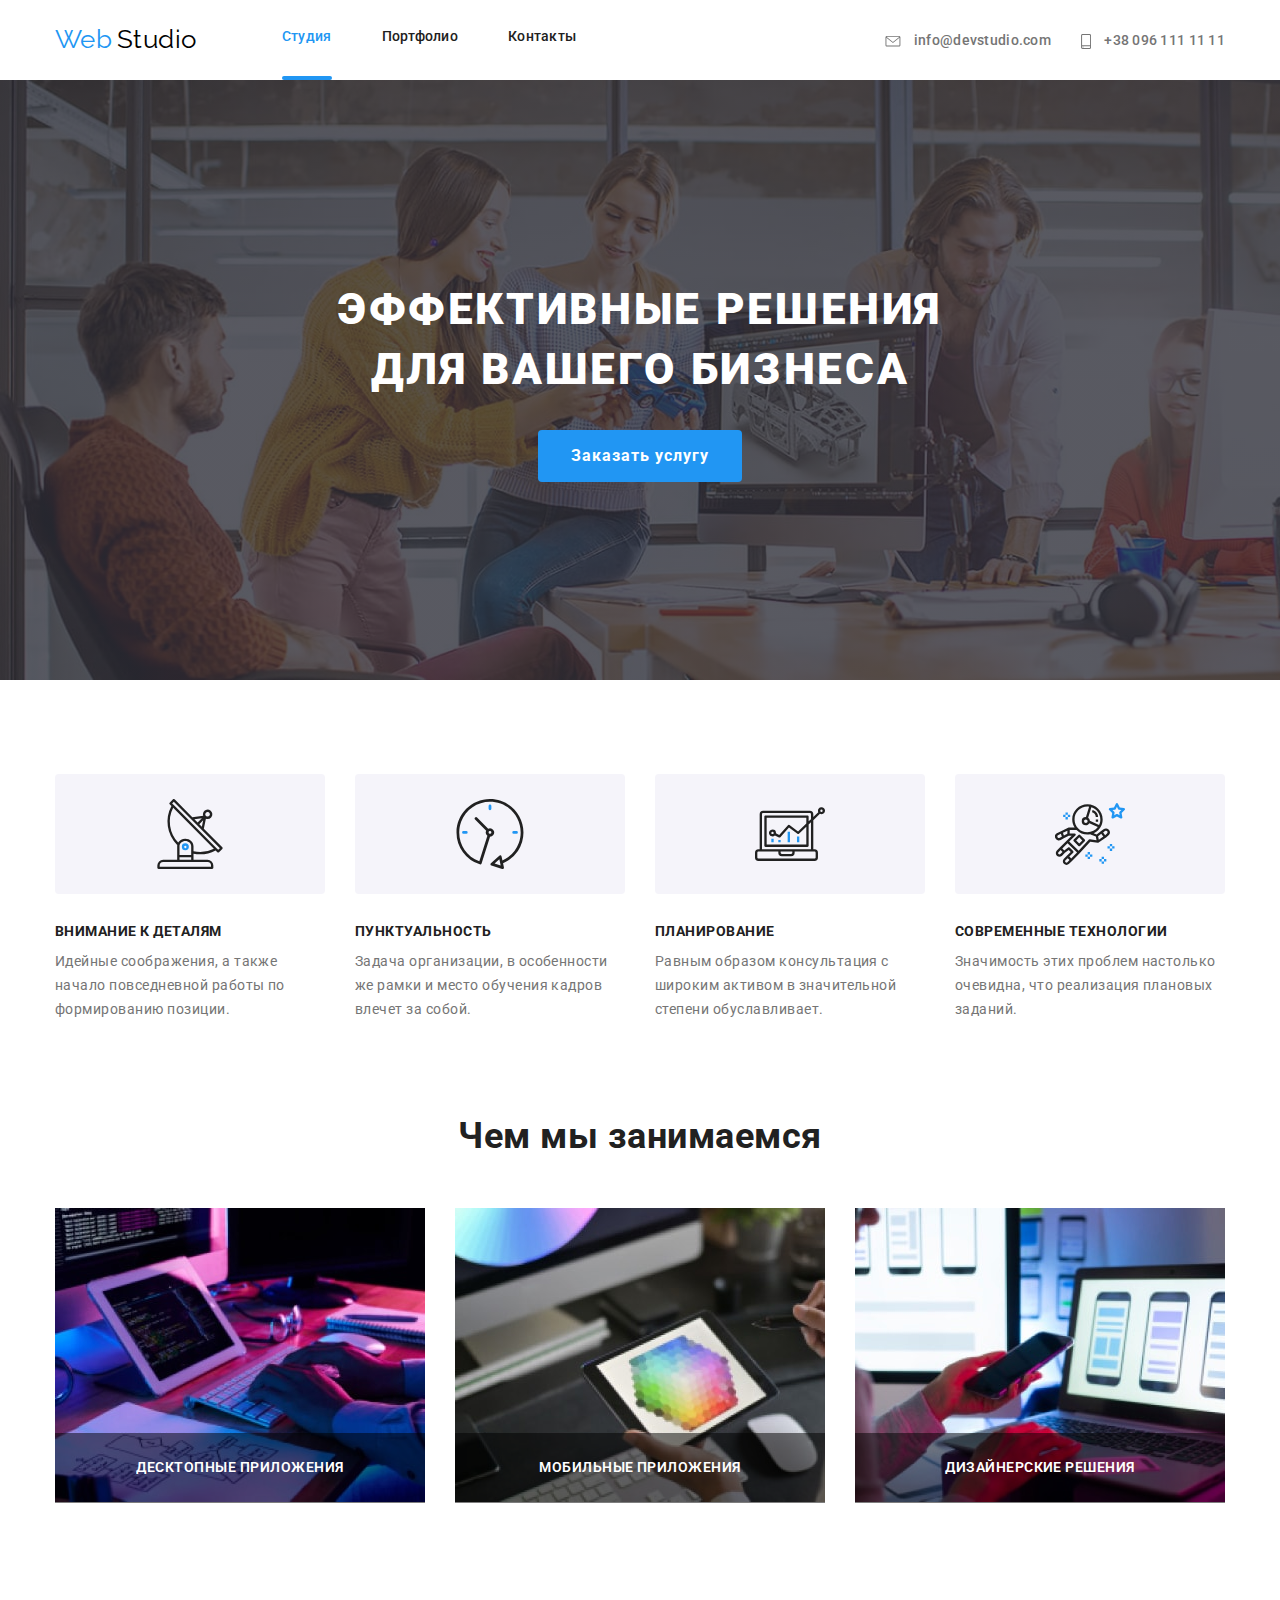
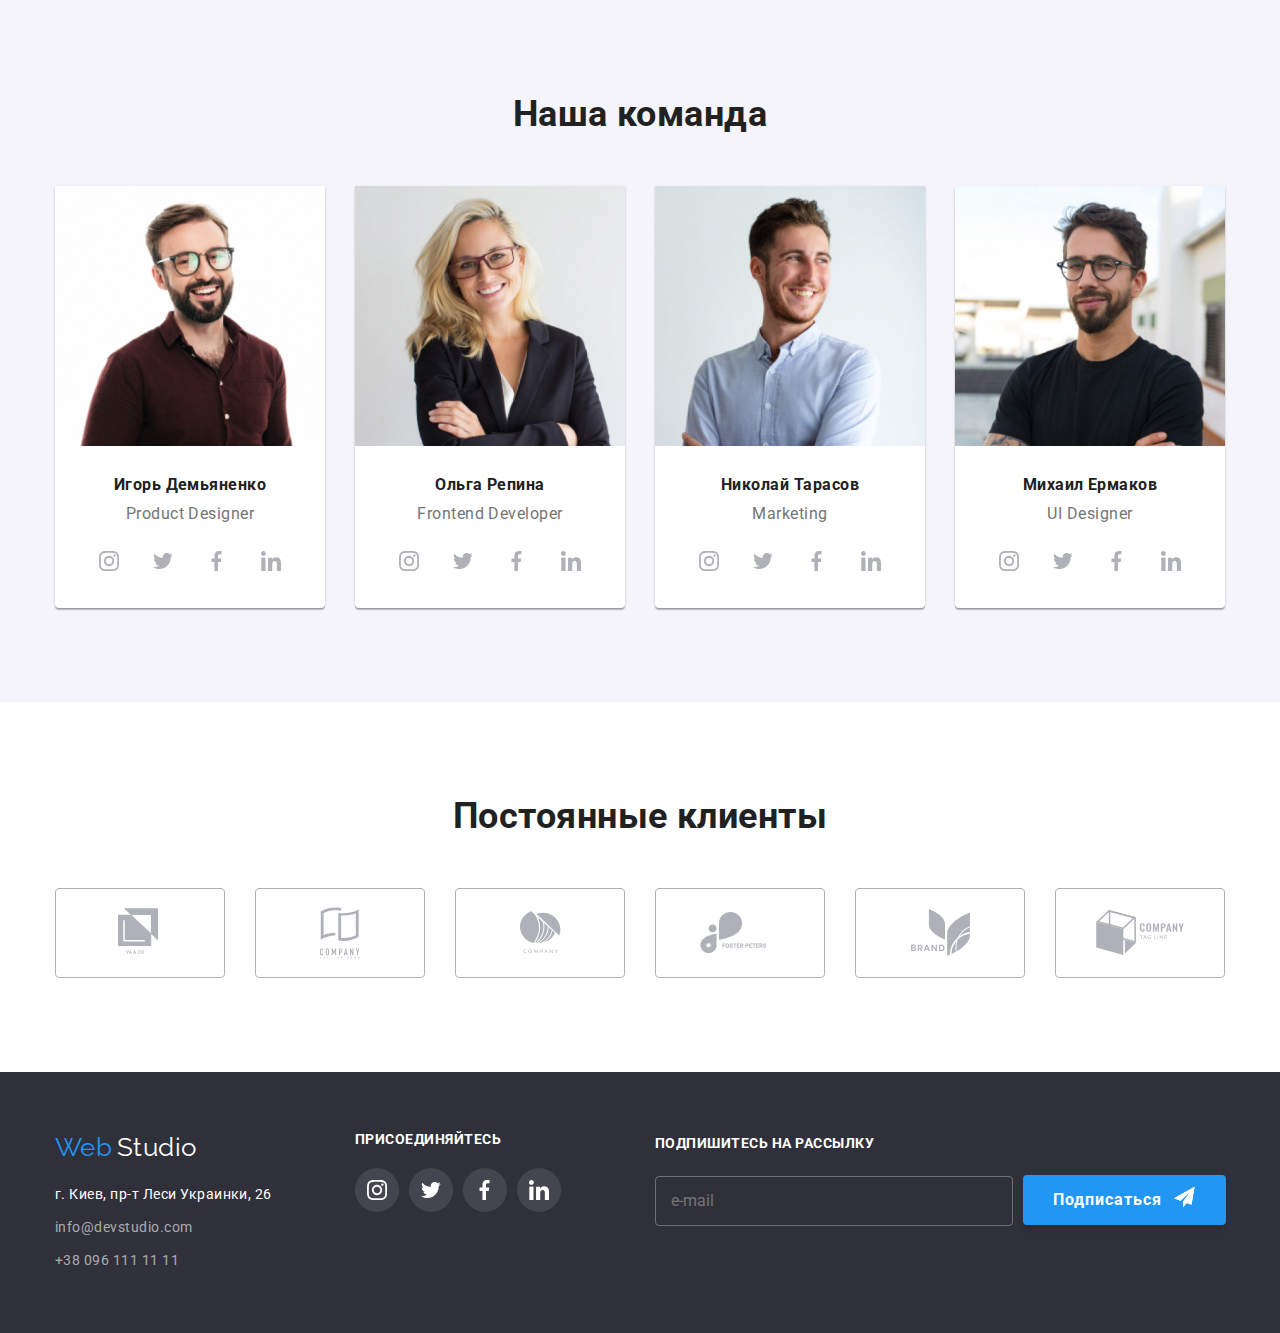
<file: index.html>
<!DOCTYPE html>
<html lang="ru">
  <head>
    <meta charset="UTF-8" />
    <meta name="viewport" content="width=device-width, initial-scale=1.0" />
    <title>Document</title>
    <link
      href="https://fonts.googleapis.com/css2?family=Raleway:wght@700&family=Roboto:wght@400;500;700;900&display=swap"
      rel="stylesheet"
    />
    <link rel="stylesheet" href="./css/normalize.css" />
    <link rel="stylesheet" href="./css/stylies.css" />
  </head>
  <body class="body">
    <!--Шапка страницы-->
    <header class="header">
      <nav class="header-nav">
        <a href="" class="web-studio">
          <span class="web">Web</span> <span class="studio">Studio</span>
        </a>
        <ul class="head-nav">
          <li class="item">
            <a href="./index.html" class="link current"> Студия</a>
          </li>
          <li class="item">
            <a href="./portfolio.html" class="link"> Портфолио</a>
          </li>
          <li class="item"><a href="" class="link"> Контакты</a></li>
        </ul>
        <ul class="head-nav phone">
          <li class="item-phone">
            <a href="mailto:info@devstudio.com" class="link-phone">
              <svg class="icon-letter">
                <use xlink:href="./img/sprite.svg#icon-envelope"></use>
              </svg>
              info@devstudio.com
            </a>
          </li>
          <li class="item-phone">
            <a href="tel:380961111111" class="link-phone"
              ><svg class="icon-phone">
                <use xlink:href="./img/sprite.svg#icon-smartphone"></use>
              </svg>
              +38 096 111 11 11</a
            >
          </li>
        </ul>
      </nav>
    </header>
    <main class="main">
      <!--Блок с заказом услуг-->
      <section class="section-order">
        <div class="container">
          <h1>Эффективные решения для вашего бизнеса</h1>
          <button data-modal-open class="button">Заказать услугу</button>
        </div>
      </section>
      <!--Блок с преимуществоми нашей компании-->
      <section class="section-advantage">
        <div class="container">
          <ul class="list-advantage">
            <li class="style">
              <div class="icon antenna"></div>
              <h2 class="title">Внимание к деталям</h2>
              <p class="text">
                Идейные соображения, а также начало повседневной работы по
                формированию позиции.
              </p>
            </li>
            <li class="style">
              <div class="icon clock"></div>
              <h2 class="title">Пунктуальность</h2>
              <p class="text">
                Задача организации, в особенности же рамки и место обучения
                кадров влечет за собой.
              </p>
            </li>
            <li class="style">
              <div class="icon diagrama"></div>
              <h2 class="title">Планирование</h2>
              <p class="text">
                Равным образом консультация с широким активом в значительной
                степени обуславливает.
              </p>
            </li>
            <li class="style">
              <div class="icon astronaut"></div>
              <h2 class="title">Современные технологии</h2>
              <p class="text">
                Значимость этих проблем настолько очевидна, что реализация
                плановых заданий.
              </p>
            </li>
          </ul>
        </div>
      </section>
      <!--Блок с услугами котоые предоставляет наша компания-->
      <section class="section-services">
        <div class="container">
          <h2 class="title">Чем мы занимаемся</h2>
          <ul class="list-services">
            <li class="style">
              <img src="./img/nout.jpg" alt="фото ноутбука" width="370" />
              <h3 class="caption">Десктопные приложения</h3>
            </li>
            <li class="style">
              <img src="./img/telefon.jpg" alt="фото смартфона" width="370" />
              <h3 class="caption">Мобильные приложения</h3>
            </li>
            <li class="style">
              <img
                src="./img/monitor.jpg"
                alt="фото экрана монитора"
                width="370"
              />
              <h3 class="caption">Дизайнерские решения</h3>
            </li>
          </ul>
        </div>
      </section>
      <!--Блок с нашей командой -->
      <section class="section-team">
        <div class="container">
          <h2 class="title">Наша команда</h2>
          <ul class="list-team">
            <li class="style">
              <img
                class="style-img"
                src="./our-team/igor.jpg"
                alt=" фото Игоря демьяненко"
                width="270"
              />
              <h3 class="caption">Игорь Демьяненко</h3>
              <p class="text">Product Designer</p>
              <ul class="social">
                <li class="social-logo">
                  <a href="" aria-label="лого-инстаграма" class="link">
                    <svg class="icon-social">
                      <use xlink:href="./img/sprite.svg#icon-instagram"></use>
                    </svg>
                  </a>
                </li>
                <li class="social-logo">
                  <a href="" aria-label="лого-твиттера" class="link">
                    <svg class="icon-social">
                      <use xlink:href="./img/sprite.svg#icon-twitter"></use>
                    </svg>
                  </a>
                </li>
                <li class="social-logo">
                  <a href="" aria-label="лого-фейсбука" class="link">
                    <svg class="icon-social">
                      <use xlink:href="./img/sprite.svg#icon-facebook"></use>
                    </svg>
                  </a>
                </li>
                <li class="social-logo">
                  <a href="" aria-label="лого-линкин" class="link">
                    <svg class="icon-social">
                      <use xlink:href="./img/sprite.svg#icon-linkedin"></use>
                    </svg>
                  </a>
                </li>
              </ul>
            </li>
            <li class="style">
              <img
                class="style-img"
                src="./our-team/olga.jpg"
                alt="фото Ольги Репиной"
                width="270"
              />
              <h3 class="caption">Ольга Репина</h3>
              <p class="text">Frontend Developer</p>
              <ul class="social">
                <li class="social-logo">
                  <a href="" aria-label="лого-инстаграма" class="link">
                    <svg class="icon-social">
                      <use xlink:href="./img/sprite.svg#icon-instagram"></use>
                    </svg>
                  </a>
                </li>
                <li class="social-logo">
                  <a href="" aria-label="лого-твиттера" class="link">
                    <svg class="icon-social">
                      <use xlink:href="./img/sprite.svg#icon-twitter"></use>
                    </svg>
                  </a>
                </li>
                <li class="social-logo">
                  <a href="" aria-label="лого-фейсбука" class="link">
                    <svg class="icon-social">
                      <use xlink:href="./img/sprite.svg#icon-facebook"></use>
                    </svg>
                  </a>
                </li>
                <li class="social-logo">
                  <a href="" aria-label="лого-линкин" class="link">
                    <svg class="icon-social">
                      <use xlink:href="./img/sprite.svg#icon-linkedin"></use>
                    </svg>
                  </a>
                </li>
              </ul>
            </li>
            <li class="style">
              <img
                class="style-img"
                src="./our-team/nikolai.jpg"
                alt="фото Николая Тарасова"
                width="270"
              />
              <h3 class="caption">Николай Тарасов</h3>
              <p class="text">Marketing</p>
              <ul class="social">
                <li class="social-logo">
                  <a href="" aria-label="лого-инстаграма" class="link">
                    <svg class="icon-social">
                      <use xlink:href="./img/sprite.svg#icon-instagram"></use>
                    </svg>
                  </a>
                </li>
                <li class="social-logo">
                  <a href="" aria-label="лого-твиттера" class="link">
                    <svg class="icon-social">
                      <use xlink:href="./img/sprite.svg#icon-twitter"></use>
                    </svg>
                  </a>
                </li>
                <li class="social-logo">
                  <a href="" aria-label="лого-фейсбука" class="link">
                    <svg class="icon-social">
                      <use xlink:href="./img/sprite.svg#icon-facebook"></use>
                    </svg>
                  </a>
                </li>
                <li class="social-logo">
                  <a href="" aria-label="лого-линкин" class="link">
                    <svg class="icon-social">
                      <use xlink:href="./img/sprite.svg#icon-linkedin"></use>
                    </svg>
                  </a>
                </li>
              </ul>
            </li>
            <li class="style">
              <img
                class="style-img"
                src="./our-team/mihail.jpg"
                alt="фото Михаила Ермакова"
                width="270"
              />
              <h3 class="caption">Михаил Ермаков</h3>
              <p class="text">UI Designer</p>
              <ul class="social">
                <li class="social-logo">
                  <a href="" aria-label="лого-инстаграма" class="link">
                    <svg class="icon-social">
                      <use xlink:href="./img/sprite.svg#icon-instagram"></use>
                    </svg>
                  </a>
                </li>
                <li class="social-logo">
                  <a href="" aria-label="лого-твиттера" class="link">
                    <svg class="icon-social">
                      <use xlink:href="./img/sprite.svg#icon-twitter"></use>
                    </svg>
                  </a>
                </li>
                <li class="social-logo">
                  <a href="" aria-label="лого-фейсбука" class="link">
                    <svg class="icon-social">
                      <use xlink:href="./img/sprite.svg#icon-facebook"></use>
                    </svg>
                  </a>
                </li>
                <li class="social-logo">
                  <a href="" aria-label="лого-линкин" class="link">
                    <svg class="icon-social">
                      <use xlink:href="./img/sprite.svg#icon-linkedin"></use>
                    </svg>
                  </a>
                </li>
              </ul>
            </li>
          </ul>
        </div>
      </section>
      <!--Блок с компаниями которые получили наши услуги-->
      <section class="section-firm">
        <div class="container">
          <h2 class="title">Постоянные клиенты</h2>
          <ul class="list-firm">
            <li class="style">
              <a href="" class="link-firm">
                <svg class="icon-firm" width="44.27" height="49.23">
                  <use xlink:href="./img/sprite.svg#icon-logo-1"></use>
                </svg>
              </a>
            </li>
            <li class="style">
              <a href="" class="link-firm">
                <svg class="icon-firm" width="40" height="52">
                  <use xlink:href="./img/sprite.svg#icon-logo-2"></use>
                </svg>
              </a>
            </li>
            <li class="style">
              <a href="" class="link-firm">
                <svg class="icon-firm" width="41" height="42.6">
                  <use xlink:href="./img/sprite.svg#icon-logo-3"></use>
                </svg>
              </a>
            </li>
            <li class="style">
              <a href="" class="link-firm">
                <svg class="icon-firm" width="79.66" height="42">
                  <use xlink:href="./img/sprite.svg#icon-logo-4"></use>
                </svg>
              </a>
            </li>
            <li class="style">
              <a href="" class="link-firm">
                <svg class="icon-firm" width="59" height="47">
                  <use xlink:href="./img/sprite.svg#icon-logo-5"></use>
                </svg>
              </a>
            </li>
            <li class="style">
              <a href="" class="link-firm">
                <svg class="icon-firm" width="88.48" height="45.44">
                  <use xlink:href="./img/sprite.svg#icon-logo-6"></use>
                </svg>
              </a>
            </li>
          </ul>
        </div>
      </section>
    </main>
    <!--Подвал страницы-->
    <footer class="footer">
      <div class="container">
        <ul class="footer-list">
          <li class="style">
            <a href="" class="web-studio-footer">
              <span class="web">Web</span> <span class="studio">Studio</span>
            </a>
            <address>
              <p class="text">г. Киев, пр-т Леси Украинки, 26</p>
              <ul>
                <li>
                  <a href="mailto:info@devstudio.com" class="link-phone"
                    >info@devstudio.com</a
                  >
                </li>
                <li>
                  <a href="tel:380961111111" class="link-phone"
                    >+38 096 111 11 11</a
                  >
                </li>
              </ul>
            </address>
          </li>
          <li class="style">
            <h2 class="title">присоединяйтесь</h2>
            <ul class="footer-logo">
              <li class="footer-list">
                <a href="" aria-label="лого-инстаграма" class="link">
                  <svg class="icon-social">
                    <use xlink:href="./img/sprite.svg#icon-instagram"></use>
                  </svg>
                </a>
              </li>
              <li class="footer-list">
                <a href="" aria-label="лого-твиттера" class="link">
                  <svg class="icon-social">
                    <use xlink:href="./img/sprite.svg#icon-twitter"></use>
                  </svg>
                </a>
              </li>
              <li class="footer-list">
                <a href="" aria-label="лого-фейсбука" class="link">
                  <svg class="icon-social">
                    <use xlink:href="./img/sprite.svg#icon-facebook"></use>
                  </svg>
                </a>
              </li>
              <li class="footer-list">
                <a href="" aria-label="лого-линкин" class="link">
                  <svg class="icon-social">
                    <use xlink:href="./img/sprite.svg#icon-linkedin"></use>
                  </svg>
                </a>
              </li>
            </ul>
          </li>
          <li class="style-footer">
            <b class="title-footer">Подпишитесь на рассылку</b><br />
            <form>
              <input
                class="text-write"
                placeholder="e-mail"
                type="email"
                name="email"
                autocomplete="off"
              /><br />
              <button type="submit" class="btn-studio footer">
                Подписаться
                <svg class="send">
                  <use xlink:href="./img/sprite.svg#icon-send"></use>
                </svg>
              </button>
            </form>
          </li>
        </ul>
      </div>
    </footer>
    <!--Модалка-->
    <div class="backdrop is-hidden" data-modal>
      <div class="modal">
        <form class="modal-form">
          <h2 class="form-title">
            Оставьте свои данные, мы вам перезвоним
          </h2>
          <label class="form-group">
            <input
              type="text"
              name="name"
              class="form-input"
              placeholder="Имя*"
              required
              autocomplete="off"
            />
            <svg class="input-icon name">
              <use xlink:href="./img/sprite.svg#icon-name"></use>
            </svg>
            <span class="form-label">Имя</span>
          </label>
          <label class="form-group">
            <input
              type="tel"
              name="phone"
              class="form-input"
              placeholder="+380 (**) ***-**-**"
              autocomplete="off"
              pattern="[\+]\d{3}\s[\(]\d{2}[\)]\s\d{3}[\-]\d{2}[\-]\d{2}"
              title="Используйте формат: +380 (67) 359-84-20"
            />
            <svg class="input-icon phone">
              <use xlink:href="./img/sprite.svg#icon-phone"></use>
            </svg>
            <span class="form-label">Телефон</span>
          </label>
          <label class="form-group">
            <input
              type="email"
              name="email"
              class="form-input"
              placeholder="example@site.com"
              autocomplete="off"
            />
            <svg class="input-icon mail">
              <use xlink:href="./img/sprite.svg#icon-mail"></use>
            </svg>
            <span class="form-label">Почта</span>
          </label>
          <label class="comment">
            <span class="form-label">Комментарий</span>
            <textarea
              placeholder="Введите текст"
              name="comment"
              class="textarea"
            ></textarea>
          </label>
          <label class="checkbox-label">
            <input type="checkbox" name="chekbox" class="checkbox" />
            <svg class="checkbox-icon">
              <use xlink:href="./img/sprite.svg#icon-close"></use>
            </svg>
            <span
              >Соглашаюсь с рассылкой и принимаю
              <a href="#"> Условия договора</a></span
            >
          </label>
          <div class="form-button">
            <button type="submit" class="snd-btn">Отправить</button>
          </div>
          <button type="button" class="cls-btn" data-modal-close>
            <svg class="cls-btn-icon">
              <use xlink:href="./img/sprite.svg#icon-close"></use>
            </svg>
          </button>
        </form>
      </div>
    </div>
    <script src="./js/modal.js"></script>
  </body>
</html>
</file>
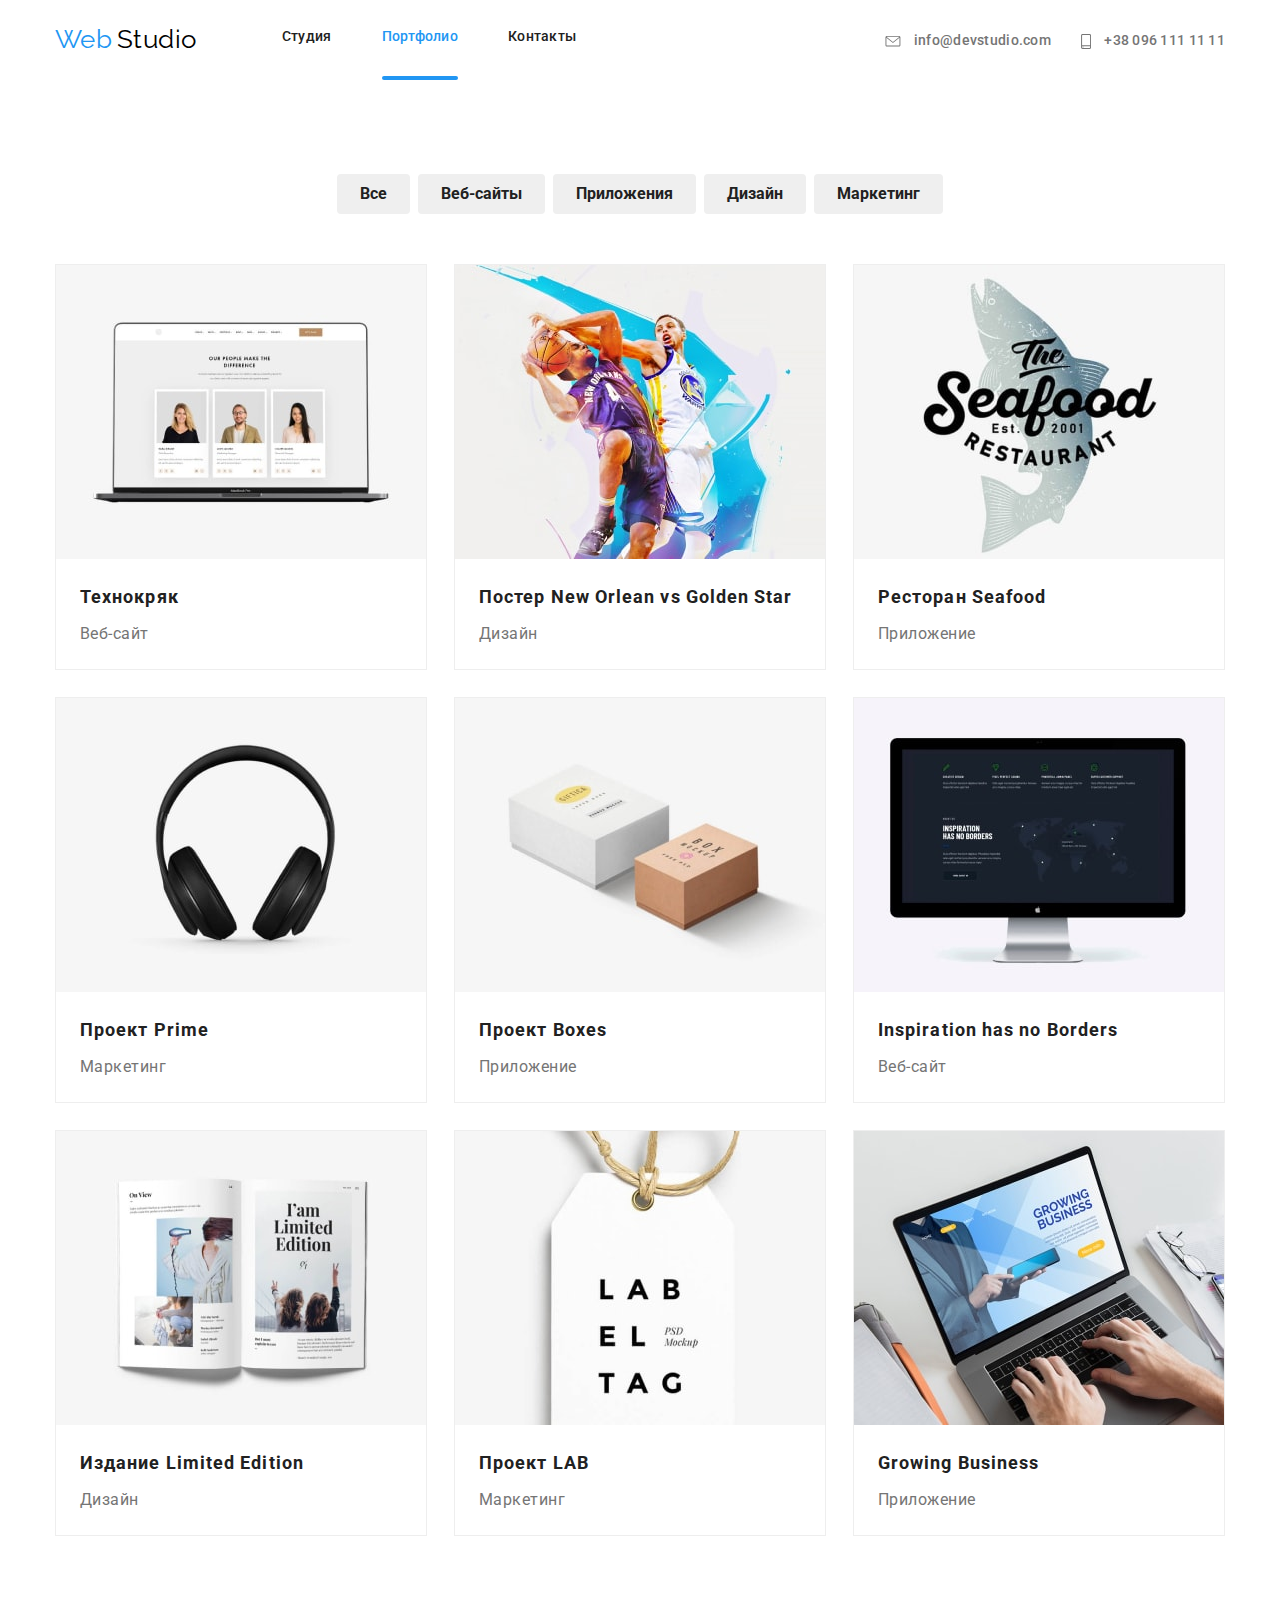
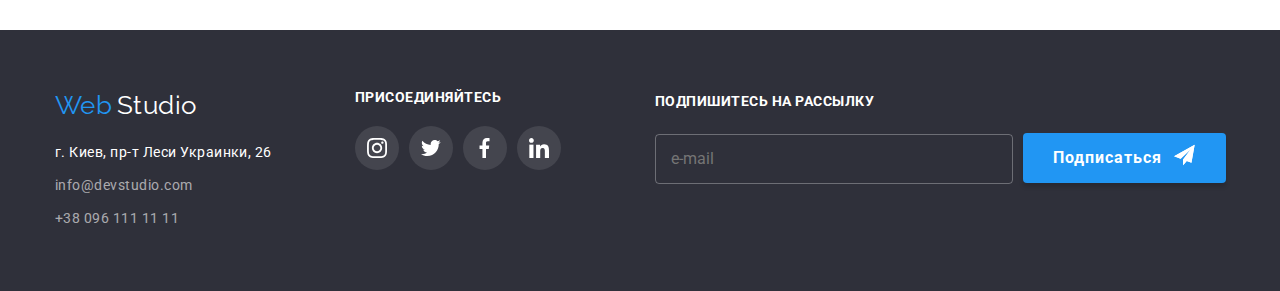
<file: portfolio.html>
<!DOCTYPE html>
<html lang="ru">
  <head>
    <meta charset="UTF-8" />
    <meta name="viewport" content="width=device-width, initial-scale=1.0" />
    <title>Document</title>
    <link
      href="https://fonts.googleapis.com/css2?family=Raleway:wght@700&family=Roboto:wght@400;500;700;900&display=swap"
      rel="stylesheet"
    />
    <link rel="stylesheet" href="./css/normalize.css" />
    <link rel="stylesheet" href="./css/stylies.css" />
  </head>
  <body class="body">
    <!--Шапка страницы-->
    <header class="header">
      <nav class="header-nav">
        <a href="" class="web-studio">
          <span class="web">Web</span> <span class="studio">Studio</span>
        </a>
        <ul class="head-nav">
          <li class="item">
            <a href="./index.html" class="link"> Студия</a>
          </li>
          <li class="item">
            <a href="./portfolio.html" class="link current"> Портфолио</a>
          </li>
          <li class="item"><a href="" class="link"> Контакты</a></li>
        </ul>
        <ul class="head-nav phone">
          <li class="item-phone">
            <a href="mailto:info@devstudio.com" class="link-phone">
              <svg class="icon-letter">
                <use xlink:href="./img/sprite.svg#icon-envelope"></use>
              </svg>
              info@devstudio.com
            </a>
          </li>
          <li class="item-phone">
            <a href="tel:380961111111" class="link-phone"
              ><svg class="icon-phone">
                <use xlink:href="./img/sprite.svg#icon-smartphone"></use>
              </svg>
              +38 096 111 11 11</a
            >
          </li>
        </ul>
      </nav>
    </header>
    <main>
      <!--Секция с навигационными кнопками-->
      <section class="section-nav">
        <div class="container">
          <h1 class="hidden"><span class="visibility">Примеры работ</span></h1>
          <ul class="nav-btn">
            <li class="btn-list">
              <button class="button-nav" type="button">
                Все
              </button>
            </li>
            <li class="btn-list">
              <button class="button-nav" type="button">Веб-сайты</button>
            </li>
            <li class="btn-list">
              <button class="button-nav" type="button">Приложения</button>
            </li>
            <li class="btn-list">
              <button class="button-nav" type="button">Дизайн</button>
            </li>
            <li class="btn-list">
              <button class="button-nav" type="button">Маркетинг</button>
            </li>
          </ul>
        </div>
      </section>
      <!--Секция с примерами работ-->
      <section class="section-work">
        <div class="container">
          <ul class="work-list">
            <li class="work-item">
              <a href="" class="link">
                <div class="section">
                  <img
                    class="style-img"
                    src="./portfolio/texnokrjak.jpg"
                    alt="ноутбук с вебсайтом"
                    width="370"
                  />
                  <p class="caption">
                    Технокряк это современная площадка распространения
                    коронавируса. Компании используют эту платформу для
                    цифрового шпионажа и атак на защищённые сервера конкурентов.
                  </p>
                </div>
                <h2 class="title">Технокряк</h2>
                <p class="text">Веб-сайт</p>
              </a>
            </li>
            <li class="work-item">
              <a href="" class="link">
                <div class="section">
                  <img
                    class="style-img"
                    src="./portfolio/new-orlean-vs-golden-star.jpg"
                    alt="баскетболисты с мячем"
                    width="370"
                  />
                  <p class="caption">
                    Технокряк это современная площадка распространения
                    коронавируса. Компании используют эту платформу для
                    цифрового шпионажа и атак на защищённые сервера конкурентов.
                  </p>
                </div>
                <h2 class="title">Постер New Orlean vs Golden Star</h2>
                <p class="text">Дизайн</p>
              </a>
            </li>
            <li class="work-item">
              <a href="" class="link">
                <div class="section">
                  <img
                    class="style-img"
                    src="./portfolio/seafood.jpg"
                    alt="вывеска рыбного ресторана"
                    width="370"
                  />
                  <p class="caption">
                    Технокряк это современная площадка распространения
                    коронавируса. Компании используют эту платформу для
                    цифрового шпионажа и атак на защищённые сервера конкурентов.
                  </p>
                </div>
                <h2 class="title">Ресторан Seafood</h2>
                <p class="text">Приложение</p>
              </a>
            </li>
            <li class="work-item">
              <a href="" class="link">
                <div class="section">
                  <img
                    class="style-img"
                    src="./portfolio/Prime.jpg"
                    alt="картинка с наушники"
                    width="370"
                  />
                  <p class="caption">
                    Технокряк это современная площадка распространения
                    коронавируса. Компании используют эту платформу для
                    цифрового шпионажа и атак на защищённые сервера конкурентов.
                  </p>
                </div>
                <h2 class="title">Проект Prime</h2>
                <p class="text">Маркетинг</p>
              </a>
            </li>
            <li class="work-item">
              <a href="" class="link">
                <div class="section">
                  <img
                    class="style-img"
                    src="./portfolio/Boxes.jpg"
                    alt="картинка с коробками"
                    width="370"
                  />
                  <p class="caption">
                    Технокряк это современная площадка распространения
                    коронавируса. Компании используют эту платформу для
                    цифрового шпионажа и атак на защищённые сервера конкурентов.
                  </p>
                </div>
                <h2 class="title">Проект Boxes</h2>
                <p class="text">Приложение</p>
              </a>
            </li>
            <li class="work-item">
              <a href="" class="link">
                <div class="section">
                  <img
                    class="style-img"
                    src="./portfolio/Inspiration-has-no-Borders.jpg"
                    alt="монитор с вебсайтом"
                    width="370"
                  />
                  <p class="caption">
                    Технокряк это современная площадка распространения
                    коронавируса. Компании используют эту платформу для
                    цифрового шпионажа и атак на защищённые сервера конкурентов.
                  </p>
                </div>
                <h2 class="title">Inspiration has no Borders</h2>
                <p class="text">Веб-сайт</p>
              </a>
            </li>
            <li class="work-item">
              <a href="" class="link">
                <div class="section">
                  <img
                    class="style-img"
                    src="./portfolio/Limited-Edition.jpg"
                    alt="картинка с журналом"
                    width="370"
                  />
                  <p class="caption">
                    Технокряк это современная площадка распространения
                    коронавируса. Компании используют эту платформу для
                    цифрового шпионажа и атак на защищённые сервера конкурентов.
                  </p>
                </div>
                <h2 class="title">Издание Limited Edition</h2>
                <p class="text">Дизайн</p>
              </a>
            </li>
            <li class="work-item">
              <a href="" class="link">
                <div class="section">
                  <img
                    class="style-img"
                    src="./portfolio/LAB.jpg"
                    alt="картинка с физиткой"
                    width="370"
                  />
                  <p class="caption">
                    Технокряк это современная площадка распространения
                    коронавируса. Компании используют эту платформу для
                    цифрового шпионажа и атак на защищённые сервера конкурентов.
                  </p>
                </div>
                <h2 class="title">Проект LAB</h2>
                <p class="text">Маркетинг</p>
              </a>
            </li>
            <li class="work-item">
              <a href="" class="link">
                <div class="section">
                  <img
                    class="style-img"
                    src="./portfolio/Growing-Business.jpg"
                    alt="картинка с ноутбуком"
                    width="370"
                  />
                  <p class="caption">
                    Технокряк это современная площадка распространения
                    коронавируса. Компании используют эту платформу для
                    цифрового шпионажа и атак на защищённые сервера конкурентов.
                  </p>
                </div>
                <h2 class="title">Growing Business</h2>
                <p class="text">Приложение</p>
              </a>
            </li>
          </ul>
        </div>
      </section>
    </main>
    <!--Подвал страницы-->
    <footer class="footer">
      <div class="container">
        <ul class="footer-list">
          <li class="style">
            <a href="" class="web-studio-footer">
              <span class="web">Web</span> <span class="studio">Studio</span>
            </a>
            <address>
              <p class="text">г. Киев, пр-т Леси Украинки, 26</p>
              <ul>
                <li>
                  <a href="mailto:info@devstudio.com" class="link-phone"
                    >info@devstudio.com</a
                  >
                </li>
                <li>
                  <a href="tel:380961111111" class="link-phone"
                    >+38 096 111 11 11</a
                  >
                </li>
              </ul>
            </address>
          </li>
          <li class="style">
            <h2 class="title">присоединяйтесь</h2>
            <ul class="footer-logo">
              <li class="footer-list">
                <a href="" aria-label="лого-инстаграма" class="link">
                  <svg class="icon-social">
                    <use xlink:href="./img/sprite.svg#icon-instagram"></use>
                  </svg>
                </a>
              </li>
              <li class="footer-list">
                <a href="" aria-label="лого-твиттера" class="link">
                  <svg class="icon-social">
                    <use xlink:href="./img/sprite.svg#icon-twitter"></use>
                  </svg>
                </a>
              </li>
              <li class="footer-list">
                <a href="" aria-label="лого-фейсбука" class="link">
                  <svg class="icon-social">
                    <use xlink:href="./img/sprite.svg#icon-facebook"></use>
                  </svg>
                </a>
              </li>
              <li class="footer-list">
                <a href="" aria-label="лого-линкин" class="link">
                  <svg class="icon-social">
                    <use xlink:href="./img/sprite.svg#icon-linkedin"></use>
                  </svg>
                </a>
              </li>
            </ul>
          </li>
          <li class="style-footer">
            <b class="title-footer">Подпишитесь на рассылку</b><br />
            <input class="text-write" type="text" placeholder="e-mail" /><br />
            <button type="button" class="btn-studio footer">
              Подписаться
              <svg class="send">
                <use xlink:href="./img/sprite.svg#icon-send"></use>
              </svg>
            </button>
          </li>
        </ul>
      </div>
    </footer>
  </body>
</html>
</file>
<file: css/stylies.css>
/* основной цвет #212121 */
/* вторичный цвет #757575 */
/* цвет наведения #2196F3 */

:root {
  --accent-color: #2196f3;
  --main-color: #212121;
  --secondary-color: #757575;
}

.body {
  font-family: "Roboto", sans-serif;
  color: var(--main-color);
  letter-spacing: 0.03em;
}
ul {
  list-style: none;
  margin: 0;
  padding: 0;
}

/*шапка страницы*/

.header-nav {
  display: flex;
  align-items: center;
  height: 80px;

  width: 1170px;
  margin-left: auto;
  margin-right: auto;
  padding-left: 15px;
  padding-right: 15px;
}

.web-studio {
  text-decoration: none;
}

.web {
  font-family: "Raleway", sans-serif;
  color: var(--accent-color);
  font-size: 26px;
  line-height: 1.2;
}
.studio {
  font-family: "Raleway", sans-serif;
  color: #000000;
  font-size: 26px;
  line-height: 1.2;
}

.head-nav {
  display: flex;
  margin-left: 85px;
}
.head-nav .item + .item {
  margin-left: 50px;
}
.head-nav .item-phone + .item-phone {
  margin-left: 30px;
}
.head-nav.phone {
  margin-left: auto;
}
.head-nav .item {
  position: relative;
}

.head-nav .link {
  display: block;
  padding-top: 32px;
  padding-bottom: 38px;

  font-weight: 500;
  font-size: 14px;
  line-height: 1.14;
  letter-spacing: 0.02em;
  color: var(--main-color);
  text-decoration: none;
  transition: all 250ms cubic-bezier(0.4, 0, 0.2, 1);
}
.link.current::after {
  content: "";
  display: block;
  position: absolute;
  left: 0;
  bottom: 3px;
  width: 100%;
  height: 4px;
  border-radius: 2px;
  background-color: var(--accent-color);
}

.head-nav .link.current {
  color: var(--accent-color);
  transition: all 250ms cubic-bezier(0.4, 0, 0.2, 1);
}

.head-nav .link:hover,
.head-nav .link:focus {
  color: var(--accent-color);
}

.head-nav .link-phone {
  color: var(--secondary-color);
  fill: var(--secondary-color);

  font-size: 14px;
  line-height: 1.14;
  letter-spacing: 0.02em;
  font-weight: 500;
  text-decoration: none;
  transition: all 250ms cubic-bezier(0.4, 0, 0.2, 1);
}

.main {
  background-color: #ffffff;
}
.link-phone .icon-letter {
  width: 16px;
  height: 11.2px;
  margin: 0;
  margin-right: 10px;
  vertical-align: middle;
}
.link-phone .icon-phone {
  width: 10px;
  height: 15px;
  margin: 0;
  margin-right: 10px;
  vertical-align: middle;
}
.link-phone:hover,
.link-phone:focus {
  color: var(--accent-color);
  fill: var(--accent-color);
  transition: all 250ms cubic-bezier(0.4, 0, 0.2, 1);
}
/* Блок с заказом услуг */

.container {
  width: 1170px;
  margin-left: auto;
  margin-right: auto;
  padding-left: 15px;
  padding-right: 15px;
  text-align: center;
}

h1 {
  margin: auto;
  padding-left: 237px;
  padding-right: 237px;
  padding-top: 200px;
  padding-bottom: 30px;
  width: 696px;

  font-weight: 900;
  font-size: 44px;
  line-height: 1.36;
  text-align: center;
  letter-spacing: 0.06em;
  text-transform: uppercase;
  color: #ffffff;
}
.button {
  border-radius: 4px;
  padding: 10px 32px;
  min-width: 200px;
  border: 1px solid transparent;

  font-weight: 700;
  font-size: 16px;
  line-height: 1.87;
  letter-spacing: 0.06em;
  background-color: var(--accent-color);
  color: #ffffff;
  cursor: pointer;
}
.section-order {
  height: 600px;
  max-width: 1600px;
  margin-left: auto;
  margin-right: auto;
  background-color: var(--secondary-color);
  background-image: linear-gradient(
      rgba(47, 48, 58, 0.8),
      rgba(47, 48, 58, 0.8)
    ),
    url(../img/Header.jpg);
}
/* Блок с преимуществоми нашей компании */

.list-advantage {
  display: flex;
  text-align: left;
}
.section-advantage {
  padding-top: 94px;
}
.style {
  width: 270px;
}
.list-advantage .style + .style {
  margin-left: 30px;
}
.style .icon {
  background-color: #f5f4fa;
  background-repeat: no-repeat;
  background-position: 50% 50%;

  width: 270px;
  height: 120px;
  border-radius: 4px;
  margin-bottom: 30px;
}
.antenna {
  background-image: url(../img/antenna.svg);
}

.clock {
  background-image: url(../img/clock.svg);
}

.diagrama {
  background-image: url(../img/diagram.svg);
}

.astronaut {
  background-image: url(../img/astronaut.svg);
}
.icon .img {
  margin: 25px 100px;
}

.section-advantage .title {
  margin: 0;
  margin-bottom: 10px;

  font-size: 14px;
  line-height: 1.14;
  text-transform: uppercase;
}

.section-advantage .text {
  margin: 0;

  font-size: 14px;
  line-height: 1.71;
  color: var(--secondary-color);
}

/* Блок с услугами котоые предоставляет наша компания */
.section-services {
  padding-top: 94px;
  padding-bottom: 94px;
}
.list-services {
  display: flex;
}
.list-services .style {
  width: 370px;
  position: relative;
}

.list-services .style + .style {
  margin-left: 30px;
}

.section-services .title {
  margin: 0;
  margin-bottom: 50px;

  font-size: 36px;
  line-height: 1.16;
  text-align: center;
}

.section-services .caption {
  position: absolute;
  background-color: rgba(0, 0, 0, 0.5);
  width: 370px;
  height: 43px;
  margin: 0;
  padding-top: 27px;
  bottom: 0;
  margin-bottom: 3px;

  font-size: 14px;
  line-height: 1.14;
  font-weight: 600;
  text-align: center;
  text-transform: uppercase;
  color: #ffffff;
}

/* Блок с нашей командой */
.section-team {
  background-color: #f5f4fa;

  height: 702px;
  margin: auto;
}
.list-team {
  display: flex;
}
.list-team .style + .style {
  margin-left: 30px;
}
.list-team .style {
  background-color: #ffffff;
  width: 270px;
  height: 422px;

  box-shadow: 0px 1px 3px rgba(0, 0, 0, 0.12), 0px 1px 1px rgba(0, 0, 0, 0.14),
    0px 2px 1px rgba(0, 0, 0, 0.2);
  border-radius: 0px 0px 4px 4px;
}
.style-img {
  display: block;
}
.section-team .title {
  padding-top: 94px;
  margin: 0;
  margin-bottom: 50px;
  font-size: 36px;
  line-height: 1.16;
  text-align: center;
}

.section-team .caption {
  margin: 0;
  margin-top: 30px;
  margin-bottom: 10px;

  font-size: 16px;
  line-height: 1.18;
  text-align: center;
}

.section-team .text {
  margin: 0;
  margin-bottom: 16px;

  font-size: 16px;
  line-height: 1.18;
  text-align: center;
  color: var(--secondary-color);
}

.icon-social {
  fill: #afb1b8;
  width: 20px;
  height: 20px;
  transition: all 250ms cubic-bezier(0.4, 0, 0.2, 1);
}

.social {
  display: flex;
  margin-left: 32px;
  margin-right: 32px;
}
.social-logo .link {
  display: inline-flex;
  background-color: #ffffff;
  align-items: center;
  justify-content: center;
  width: 44px;
  height: 44px;
  border-radius: 50px;
  transition: all 250ms cubic-bezier(0.4, 0, 0.2, 1);
}
.social-logo .link:hover,
.social-logo .link:focus {
  background-color: var(--accent-color);
}
.social-logo .link:hover .icon-social,
.social-logo .link:focus .icon-social {
  fill: #ffffff;
}

.social .social-logo + .social-logo {
  margin-left: 10px;
}
/*Блок с компаниями которые получили наши услуги*/
.section-firm {
  padding-top: 94px;
  padding-bottom: 94px;
}
.list-firm {
  display: flex;
}

.style .link-firm {
  width: 170px;
  height: 90px;
  display: inline-flex;
  align-items: center;
  justify-content: center;
  fill: #afb1b8;
  border: 1px solid #afb1b8;
  box-sizing: border-box;
  border-radius: 4px;
  transition: all 250ms cubic-bezier(0.4, 0, 0.2, 1);
}

.link-firm:hover,
.link-firm:focus {
  border-color: var(--accent-color);
  color: var(--accent-color);
  fill: var(--accent-color);
}
.list-firm .style + .style {
  margin-left: 30px;
}

.section-firm .title {
  margin: 0;
  margin-bottom: 50px;

  font-size: 36px;
  line-height: 1.16;
  text-align: center;
}

/*Подвал страницы*/
.container .footer-list {
  display: flex;
}

.footer-list .style {
  text-align: left;
  width: 230px;
}
.style-footer {
  position: relative;
  margin-left: 70px;
  text-align: left;
}
.web-studio-footer {
  display: block;
  width: 500px;

  padding-bottom: 20px;
  text-decoration: none;
}

.footer {
  background-color: #2f303a;
  display: flex;
  justify-content: space-between;
  padding-top: 60px;
  padding-bottom: 60px;
}

.container .web-studio {
  text-align: left;
  display: block;

  padding-bottom: 20px;
}

.footer .studio {
  font-family: "Raleway", sans-serif;
  color: #ffffff;
  font-size: 26px;
  line-height: 1.2;
  text-decoration: none;
}
.footer-list .style + .style {
  margin-left: 70px;
}

.footer .text {
  margin: 0;
  font-size: 14px;
  line-height: 1.71;
  color: #ffffff;
  font-style: normal;
  width: 230px;
  margin-right: 0;
}

.footer .link-phone {
  display: block;
  text-align: left;
  margin-top: 9px;

  font-style: normal;
  font-size: 14px;
  line-height: 1.71;
  color: rgba(255, 255, 255, 0.6);
  text-decoration: none;
  transition: all 250ms cubic-bezier(0.4, 0, 0.2, 1);
}

.footer-logo {
  display: flex;
  width: 206px;
  margin: auto;
  margin-right: 0px;
  margin-left: 0px;
}

.footer-list .icon-social {
  fill: #ffffff;
}
.footer-list .link {
  display: inline-flex;
  background-color: rgba(255, 255, 255, 0.1);
  align-items: center;
  justify-content: center;
  width: 44px;
  height: 44px;
  border-radius: 50px;
  transition: all 250ms cubic-bezier(0.4, 0, 0.2, 1);
}

.footer-logo .footer-list + .footer-list {
  margin-left: 10px;
}

.footer .link-phone:hover,
.footer .link-phone:focus {
  color: var(--accent-color);
}

.footer .link:hover,
.footer .link:focus {
  background-color: var(--accent-color);
}

.footer .title {
  margin: 0;

  margin-bottom: 20px;

  font-size: 14px;
  line-height: 1.14;
  text-transform: uppercase;
  color: #ffffff;
}

.title-footer {
  text-transform: uppercase;
  margin: 0;
  font-size: 14px;
  line-height: 1.71;
  color: #ffffff;
  font-style: normal;
  width: 230px;
  margin-right: 0;
}
.text-write {
  margin-top: 20px;
  margin-right: 10px;
  width: 358px;
  height: 50px;
  padding: 15px;
  border: 1px solid rgba(255, 255, 255, 0.3);
  box-sizing: border-box;
  background-color: inherit;
  border-radius: 4px;
  font-size: 16px;
  color: rgba(255, 255, 255, 0.6);
}
.btn-studio.footer {
  position: absolute;
  left: 100%;
  top: 31%;

  padding: 10px 30px;
  min-width: 200px;
  height: 50px;
  vertical-align: middle;
  border-radius: 4px;
  box-shadow: 0px 4px 4px rgba(0, 0, 0, 0.15);
  color: #ffffff;
  background-color: var(--accent-color);
  font-family: inherit;
  font-weight: 700;
  font-size: 16px;
  line-height: 1.87;
  letter-spacing: 0.06em;
  transition: color 250ms cubic-bezier(0.4, 0, 0.2, 1),
    background-color 250ms cubic-bezier(0.4, 0, 0.2, 1);
  cursor: pointer;
  outline: none;
  border: none;
}
.send {
  margin-left: 10px;
  width: 24px;
  height: 24px;
  fill: #ffffff;
}

/*Секция с навигационными кнопками*/
.hidden {
  visibility: hidden;
  margin: 0;
  padding: 0;
}
.visibility {
  display: block;
  width: 0px;
  height: 0px;
}
.nav-btn {
  display: flex;
  padding-top: 94px;
  justify-content: center;
}
.nav-btn {
  text-align: center;
}
.nav-btn .btn-list + .btn-list {
  margin-left: 8px;
}

.section-nav .button-nav {
  padding: 6px 22px;

  font-weight: 700;
  font-size: 16px;
  line-height: 1.62;
  border-radius: 4px;
  color: var(--main-color);
  border: 1px solid transparent;
  transition: all 250ms cubic-bezier(0.4, 0, 0.2, 1);
}
.section-nav .button-nav:hover,
.section-nav .button-nav:focus {
  background-color: var(--accent-color);
  color: #ffffff;

  cursor: pointer;
}

/*Секция с примерами работ*/
.work-list {
  display: flex;
  flex-wrap: wrap;
}
.work-item {
  width: 370px;
}
.link .section {
  position: relative;
  overflow: hidden;
}

.link .section::before {
  display: inline-block;
  content: "";
  position: absolute;
  width: 100%;
  height: 100%;
  top: 0;
  background-color: rgba(33, 150, 243, 0.9);

  opacity: 0;
  transform: translateY(100%);
  transition-duration: 250ms;
  transition-timing-function: cubic-bezier(0.4, 0, 0.2, 1);
}

.work-list .work-item {
  margin-right: 27px;
  margin-bottom: 27px;
  text-align: left;
  border: 1px solid #eeeeee;
  transition: all 250ms cubic-bezier(0.4, 0, 0.2, 1);
}
.work-list .work-item:nth-child(3n) {
  margin-right: 0px;
}
.work-list .work-item:nth-last-child(-n + 3) {
  margin-bottom: 0px;
}
.section-work {
  padding-top: 50px;
  padding-bottom: 94px;
}
.section-work .caption {
  position: absolute;
  content: "";
  top: 63px;
  left: 24px;
  right: 24px;
  bottom: 63px;
  margin: 0;

  opacity: 0;
  transform: translateY(100%);
  transition-duration: 250ms;
  transition-timing-function: cubic-bezier(0.4, 0, 0.2, 1);

  font-size: 18px;
  line-height: 1.55;
  color: #ffffff;
}
.work-item:hover,
.work-item:focus {
  box-shadow: 0px 1px 1px rgba(0, 0, 0, 0.12), 0px 4px 4px rgba(0, 0, 0, 0.06),
    1px 4px 6px rgba(0, 0, 0, 0.16);
}
.link:hover .section::before,
.link:focus .section::before {
  opacity: 1;
  transform: translateY(0);
}
.link:hover .caption,
.link:focus .caption {
  opacity: 1;
  transform: translateY(0);
}
.section-work .title {
  display: block;
  margin: 0;
  margin-right: 24px;
  margin-left: 24px;
  margin-top: 20px;
  margin-bottom: 4px;

  font-size: 18px;
  line-height: 2;
  letter-spacing: 0.06em;
  font-weight: 700;
  color: var(--main-color);
}

.section-work .text {
  display: block;
  margin: 0;

  margin-right: 24px;
  margin-left: 24px;
  margin-bottom: 20px;

  font-size: 16px;
  line-height: 1.87;
  color: var(--secondary-color);
}
.section-work .link {
  text-decoration: none;
}
/*МОДАЛКА*/
.backdrop {
  position: fixed;
  top: 0;
  left: 0;
  width: 100%;
  height: 100%;
  opacity: 1;
  background-color: rgba(0, 0, 0, 0.2);
  transition: opacity 250ms cubic-bezier(0.4, 0, 0.2, 1);
}
.backdrop.is-hidden {
  opacity: 0;
  pointer-events: none;
}
.backdrop.is-hidden .modal {
  transform: translate(-50%, -50%) scale(1.2);
}
.modal {
  position: absolute;
  top: 50%;
  left: 50%;
  padding: 40px;
  width: 478px;
  height: 541px;
  transform: translate(-50%, -50%) scale(1);
  transition: transform 250ms cubic-bezier(0.4, 0, 0.2, 1);
  background-color: #ffffff;
}
.modal-form {
  width: 448px;
}
.form-title {
  margin-top: 0;
  margin-bottom: 30px;
  font-weight: 700;
  font-size: 20px;
  line-height: 1.15;
  text-align: center;
  color: var(--main-color);
}
.modal-form label {
  font-weight: 400;
  font-size: 12px;
  line-height: 1.16;
  letter-spacing: 0.01em;
}
.form-input {
  padding: 12px 12px 12px 42px;
  color: var(--main-color);
  outline-color: var(--accent-color);
  border: 1px solid rgba(33, 33, 33, 0.2);
  border-radius: 4px;
  cursor: pointer;
}
.form-group {
  position: relative;
  display: flex;
  flex-direction: column-reverse;
  margin-bottom: 10px;
}
.form-label {
  display: block;
  margin-bottom: 4px;
}
.input-icon {
  position: absolute;
  top: 55%;
  left: 16px;
}
.form-input:focus + .input-icon {
  fill: var(--accent-color);
}
.input-icon.name {
  width: 12px;
  height: 12px;
}
.input-icon.phone {
  width: 13px;
  height: 13px;
}
.input-icon.mail {
  width: 15px;
  height: 12px;
}

.comment .textarea {
  display: flex;
  padding: 0;
  padding-top: 12px;
  padding-left: 16px;
  margin-bottom: 20px;
  height: 120px;
  width: 432px;
  resize: none;
  outline-color: var(--accent-color);
  cursor: pointer;
  border: 1px solid rgba(33, 33, 33, 0.2);
  border-radius: 4px;
}
.form-button {
  text-align: center;
}
.snd-btn {
  min-width: 200px;
  padding: 10px 55px;
  margin-left: auto;
  margin-right: auto;
  background: var(--accent-color);
  color: #ffffff;
  border-color: transparent;
  box-shadow: 0px 4px 4px rgba(0, 0, 0, 0.15);
  border-radius: 4px;
  font-weight: 700;
  font-size: 16px;
  line-height: 1.87;
  letter-spacing: 0.06em;
  cursor: pointer;
}
.cls-btn {
  display: flex;
  align-items: center;
  justify-content: center;
  position: absolute;
  top: 8px;
  right: 8px;
  width: 30px;
  height: 30px;
  border-radius: 50%;
  border: 1px solid rgba(0, 0, 0, 0.1);
  background-color: #ffffff;
  cursor: pointer;
}
.cls-btn-icon {
  height: 30px;
}
.cls-btn-icon:focus,
.cls-btn-icon:hover {
  fill: var(--accent-color);
}
.modal-form .checkbox-label {
  display: flex;
  align-items: center;
  padding-left: 13px;
  margin-bottom: 30px;
  font-weight: 400;
  font-size: 14px;
  line-height: 1.71;
  letter-spacing: 0.03em;
  color: var(--main-color);
  text-transform: none;
}
.checkbox {
  position: absolute;
  clip: rect(1px 1px 1px 1px);
  clip: rect(1px, 1px, 1px, 1px);
  padding: 0;
  border: 0;
  height: 1px;
  width: 1px;
  overflow: hidden;
}
.checkbox-icon {
  display: inline-block;
  width: 16px;
  height: 15px;
  margin-right: 7px;
  border: 1px solid var(--main-color);
  border-radius: 2px;
  fill: none;
}
.checkbox:checked + .checkbox-icon {
  border-color: transparent;
  background-color: var(--accent-color);
  background-origin: border-box;
  background-size: contain;
  fill: #ffffff;
}

input:valid:not(:placeholder-shown) {
  border-color: rgb(0, 255, 0);
  color: green;
}

input:invalid:not(:placeholder-shown) {
  border-color: rgb(255, 0, 0);
  color: red;
}
</file>
